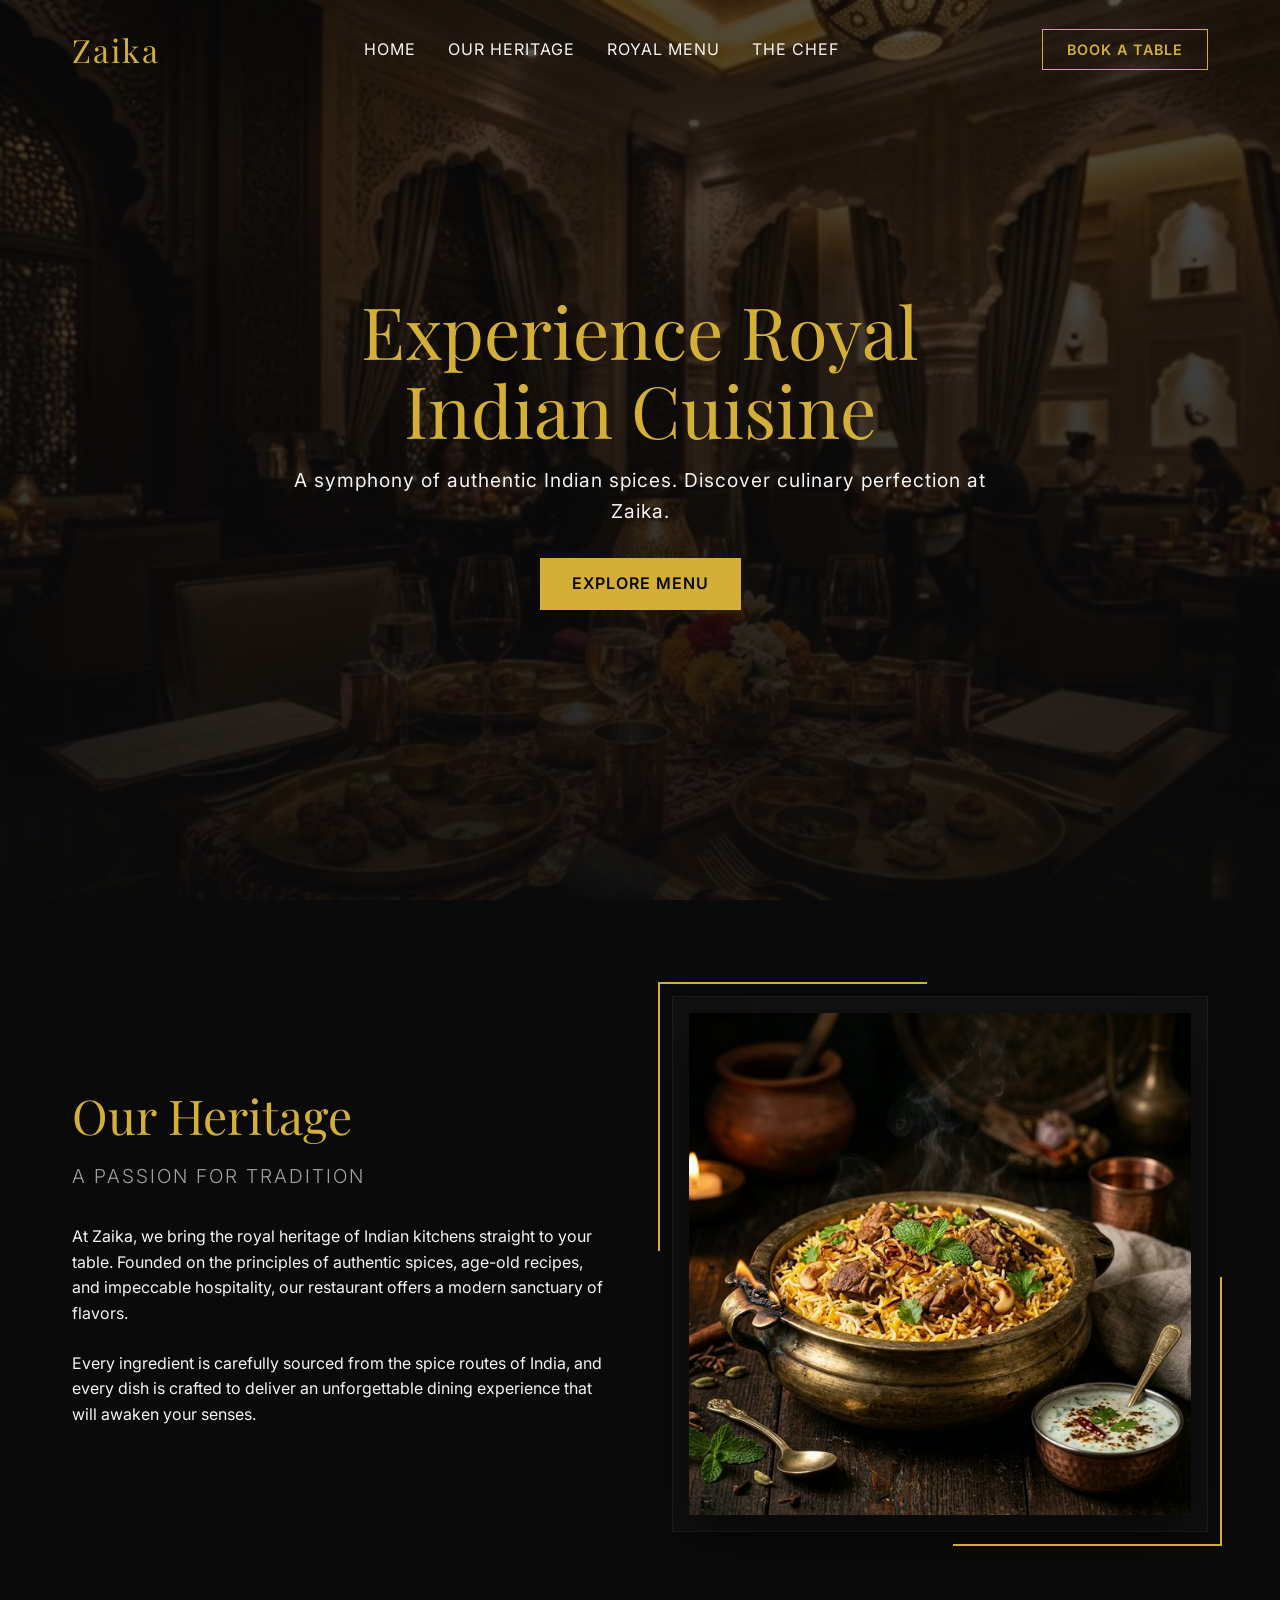
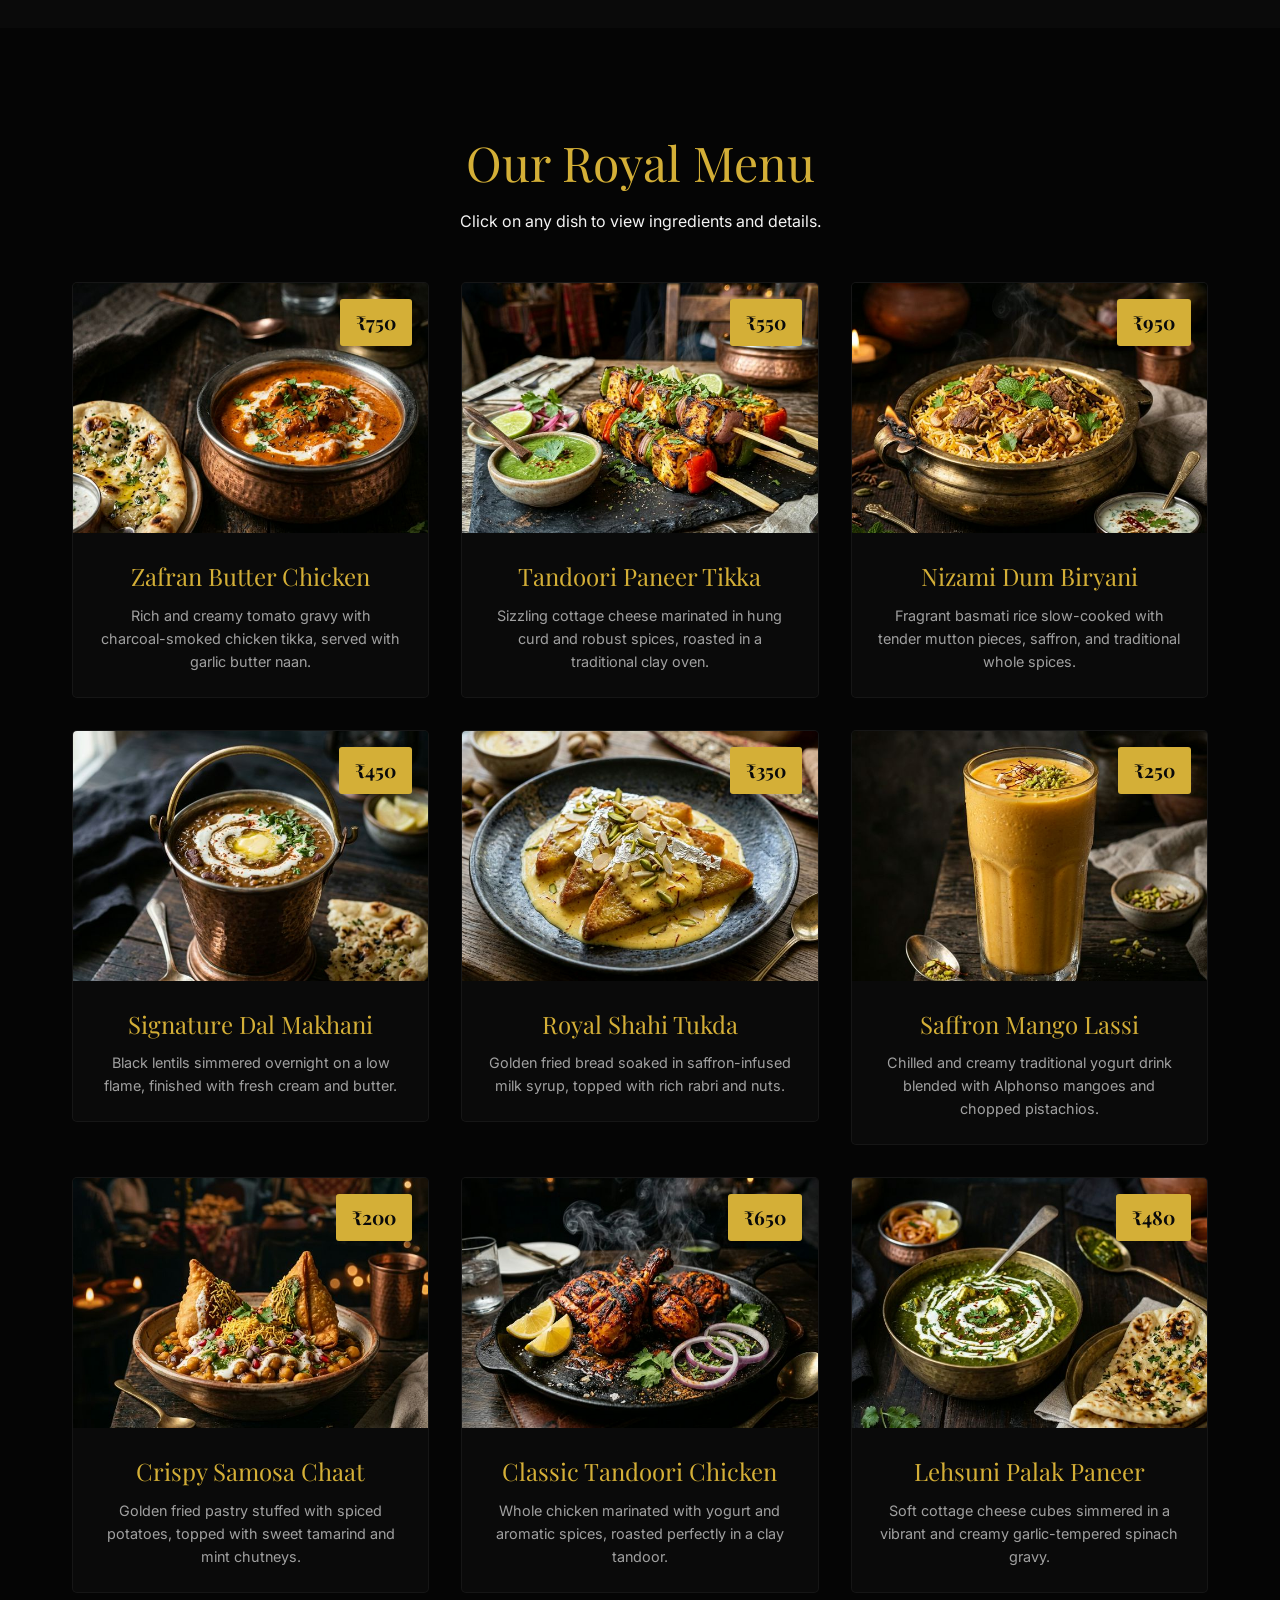
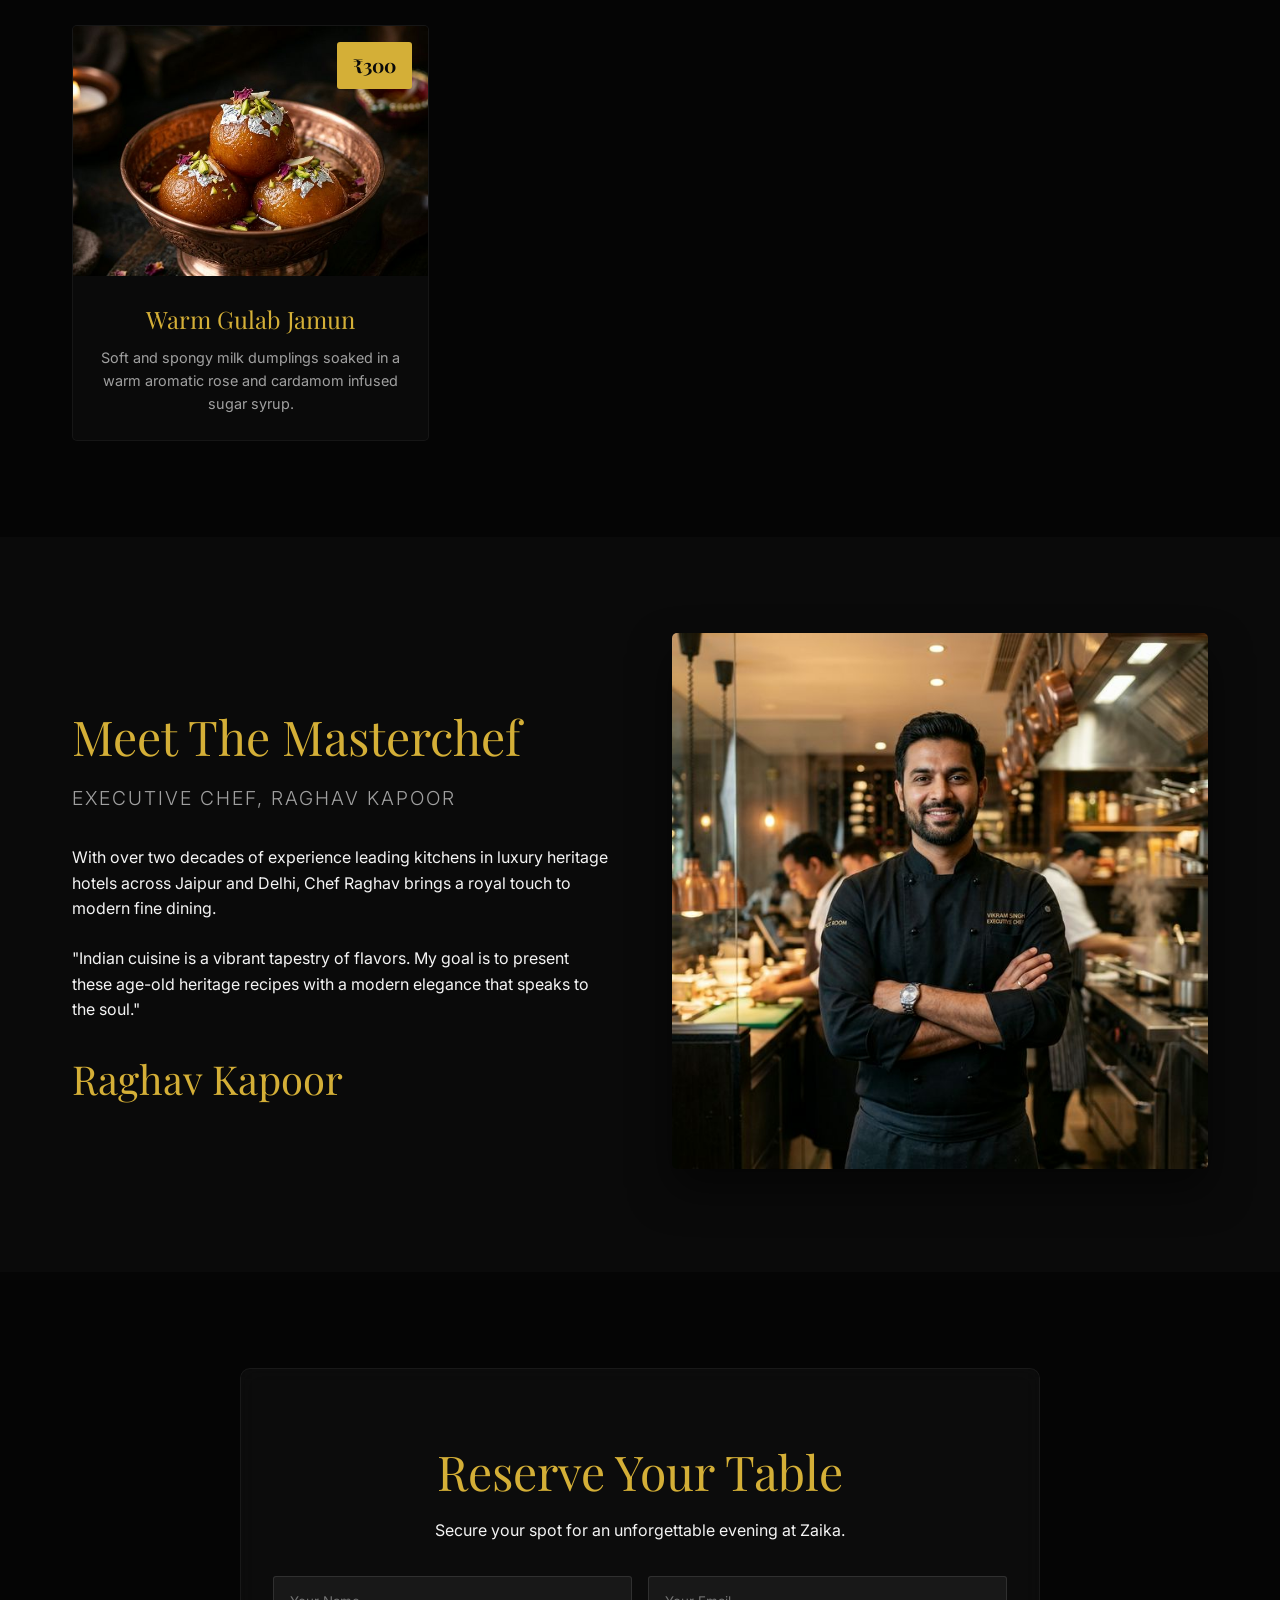
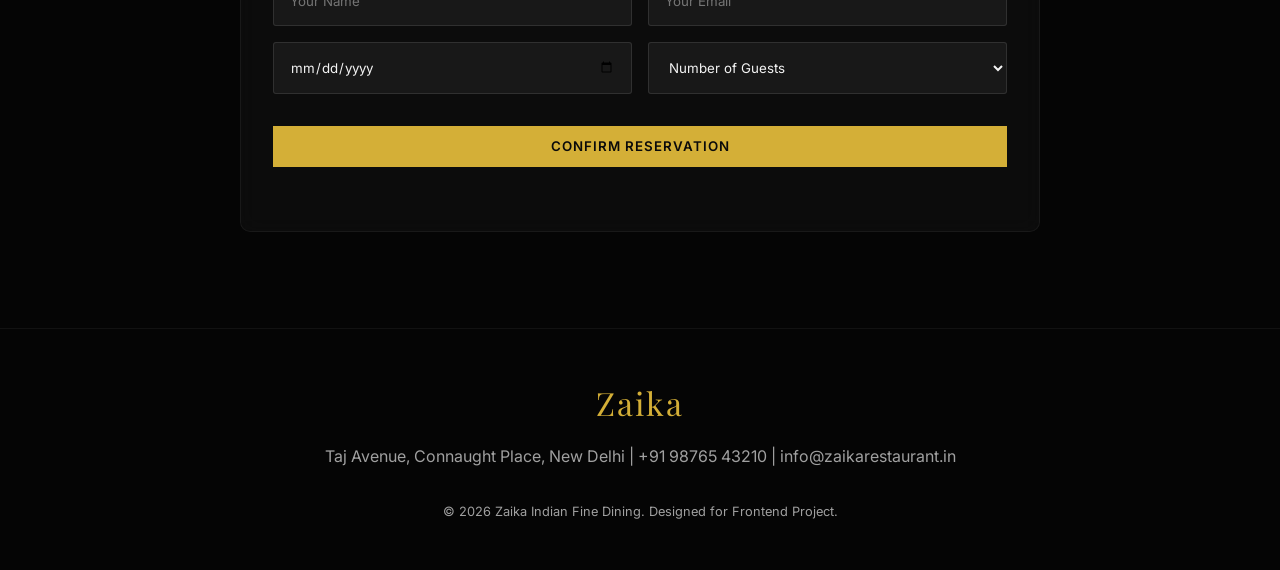
<file: index.html>
<!DOCTYPE html>
<html lang="en">
<head>
    <meta charset="UTF-8">
    <meta name="viewport" content="width=device-width, initial-scale=1.0">
    <title>Zaika | Premium Indian Fine Dining</title>
    <!-- Google Fonts -->
    <link rel="preconnect" href="https://fonts.googleapis.com">
    <link rel="preconnect" href="https://fonts.gstatic.com" crossorigin>
    <link href="https://fonts.googleapis.com/css2?family=Inter:wght@300;400;600&family=Playfair+Display:ital,wght@0,400;0,600;0,700;1,400&display=swap" rel="stylesheet">
    <!-- CSS Link -->
    <link rel="stylesheet" href="css/style.css">
</head>
<style>
/* Adjust hero section to use new Indian background image properly */
.hero {
    background: linear-gradient(rgba(10, 10, 10, 0.7), rgba(10, 10, 10, 0.9)), url('assets/hero_bg_indian.png') center/cover no-repeat;
}
.menu-grid a {
    text-decoration: none;
    color: inherit;
    display: block;
}
</style>
<body>

    <!-- Navigation -->
    <nav class="navbar" id="navbar">
        <div class="nav-container">
            <a href="#home" class="logo">Zaika</a>
            <ul class="nav-menu" id="nav-menu">
                <li><a href="#home" class="nav-link">Home</a></li>
                <li><a href="#about" class="nav-link">Our Heritage</a></li>
                <li><a href="#menu" class="nav-link">Royal Menu</a></li>
                <li><a href="#chef" class="nav-link">The Chef</a></li>
            </ul>
            <a href="#reservation" class="btn btn-nav">Book a Table</a>
            <div class="hamburger" id="hamburger">
                <span class="bar"></span>
                <span class="bar"></span>
                <span class="bar"></span>
            </div>
        </div>
    </nav>

    <!-- Hero Section -->
    <section class="hero" id="home">
        <div class="hero-content reveal">
            <h1 class="hero-title">Experience Royal Indian Cuisine</h1>
            <p class="hero-subtitle">A symphony of authentic Indian spices. Discover culinary perfection at Zaika.</p>
            <a href="#menu" class="btn btn-primary">Explore Menu</a>
        </div>
    </section>

    <!-- About Section -->
    <section class="about section" id="about">
        <div class="container about-container reveal-up">
            <div class="about-text">
                <h2 class="section-title">Our Heritage</h2>
                <h3 class="section-subtitle">A Passion for Tradition</h3>
                <p>At Zaika, we bring the royal heritage of Indian kitchens straight to your table. Founded on the principles of authentic spices, age-old recipes, and impeccable hospitality, our restaurant offers a modern sanctuary of flavors.</p>
                <p>Every ingredient is carefully sourced from the spice routes of India, and every dish is crafted to deliver an unforgettable dining experience that will awaken your senses.</p>
            </div>
            <div class="about-image-wrapper">
                <div class="about-image glass-panel">
                    <img src="assets/menu_biryani.png" alt="Royal Dum Biryani">
                </div>
            </div>
        </div>
    </section>

    <!-- Menu Section -->
    <section class="menu section dark-bg" id="menu">
        <div class="container">
            <div class="section-header reveal-up">
                <h2 class="section-title text-center">Our Royal Menu</h2>
                <p class="section-subtitle text-center">Click on any dish to view ingredients and details.</p>
            </div>
            
            <div class="menu-grid">
                <!-- Item 1 -->
                <a href="menu-item.html?id=butter-chicken" style="transition-delay: 0.1s;" class="reveal-up">
                    <div class="menu-card">
                        <div class="menu-img-container">
                            <img src="assets/menu_butter_chicken.png" alt="Authentic Butter Chicken">
                            <div class="price">₹750</div>
                        </div>
                        <div class="menu-info">
                            <h3>Zafran Butter Chicken</h3>
                            <p>Rich and creamy tomato gravy with charcoal-smoked chicken tikka, served with garlic butter naan.</p>
                        </div>
                    </div>
                </a>

                <!-- Item 2 -->
                <a href="menu-item.html?id=paneer-tikka" style="transition-delay: 0.2s;" class="reveal-up">
                    <div class="menu-card">
                        <div class="menu-img-container">
                            <img src="assets/menu_paneer_tikka.png" alt="Paneer Tikka">
                            <div class="price">₹550</div>
                        </div>
                        <div class="menu-info">
                            <h3>Tandoori Paneer Tikka</h3>
                            <p>Sizzling cottage cheese marinated in hung curd and robust spices, roasted in a traditional clay oven.</p>
                        </div>
                    </div>
                </a>

                <!-- Item 3 -->
                <a href="menu-item.html?id=biryani" style="transition-delay: 0.3s;" class="reveal-up">
                    <div class="menu-card">
                        <div class="menu-img-container">
                            <img src="assets/menu_biryani.png" alt="Mutton Dum Biryani">
                            <div class="price">₹950</div>
                        </div>
                        <div class="menu-info">
                            <h3>Nizami Dum Biryani</h3>
                            <p>Fragrant basmati rice slow-cooked with tender mutton pieces, saffron, and traditional whole spices.</p>
                        </div>
                    </div>
                </a>

                <!-- Item 4 -->
                <a href="menu-item.html?id=dal-makhani" style="transition-delay: 0.4s;" class="reveal-up">
                    <div class="menu-card">
                        <div class="menu-img-container">
                            <img src="assets/menu_dal_makhani.png" alt="Dal Makhani">
                            <div class="price">₹450</div>
                        </div>
                        <div class="menu-info">
                            <h3>Signature Dal Makhani</h3>
                            <p>Black lentils simmered overnight on a low flame, finished with fresh cream and butter.</p>
                        </div>
                    </div>
                </a>

                <!-- Item 5 -->
                <a href="menu-item.html?id=shahi-tukda" style="transition-delay: 0.5s;" class="reveal-up">
                    <div class="menu-card">
                        <div class="menu-img-container">
                            <img src="assets/menu_shahi_tukda.png" alt="Shahi Tukda">
                            <div class="price">₹350</div>
                        </div>
                        <div class="menu-info">
                            <h3>Royal Shahi Tukda</h3>
                            <p>Golden fried bread soaked in saffron-infused milk syrup, topped with rich rabri and nuts.</p>
                        </div>
                    </div>
                </a>

                <!-- Item 6 -->
                <a href="menu-item.html?id=mango-lassi" style="transition-delay: 0.6s;" class="reveal-up">
                    <div class="menu-card">
                        <div class="menu-img-container">
                            <img src="assets/menu_lassi.png" alt="Mango Lassi">
                            <div class="price">₹250</div>
                        </div>
                        <div class="menu-info">
                            <h3>Saffron Mango Lassi</h3>
                            <p>Chilled and creamy traditional yogurt drink blended with Alphonso mangoes and chopped pistachios.</p>
                        </div>
                    </div>
                </a>

                <!-- Item 7 -->
                <a href="menu-item.html?id=samosa" style="transition-delay: 0.1s;" class="reveal-up">
                    <div class="menu-card">
                        <div class="menu-img-container">
                            <img src="assets/menu_samosa.png" alt="Samosa Chaat">
                            <div class="price">₹200</div>
                        </div>
                        <div class="menu-info">
                            <h3>Crispy Samosa Chaat</h3>
                            <p>Golden fried pastry stuffed with spiced potatoes, topped with sweet tamarind and mint chutneys.</p>
                        </div>
                    </div>
                </a>

                <!-- Item 8 -->
                <a href="menu-item.html?id=tandoori-chicken" style="transition-delay: 0.2s;" class="reveal-up">
                    <div class="menu-card">
                        <div class="menu-img-container">
                            <img src="assets/menu_tandoori_chicken.png" alt="Tandoori Chicken">
                            <div class="price">₹650</div>
                        </div>
                        <div class="menu-info">
                            <h3>Classic Tandoori Chicken</h3>
                            <p>Whole chicken marinated with yogurt and aromatic spices, roasted perfectly in a clay tandoor.</p>
                        </div>
                    </div>
                </a>

                <!-- Item 9 -->
                <a href="menu-item.html?id=palak-paneer" style="transition-delay: 0.3s;" class="reveal-up">
                    <div class="menu-card">
                        <div class="menu-img-container">
                            <img src="assets/menu_palak_paneer.png" alt="Palak Paneer">
                            <div class="price">₹480</div>
                        </div>
                        <div class="menu-info">
                            <h3>Lehsuni Palak Paneer</h3>
                            <p>Soft cottage cheese cubes simmered in a vibrant and creamy garlic-tempered spinach gravy.</p>
                        </div>
                    </div>
                </a>

                <!-- Item 10 -->
                <a href="menu-item.html?id=gulab-jamun" style="transition-delay: 0.4s;" class="reveal-up">
                    <div class="menu-card">
                        <div class="menu-img-container">
                            <img src="assets/menu_gulab_jamun.png" alt="Gulab Jamun">
                            <div class="price">₹300</div>
                        </div>
                        <div class="menu-info">
                            <h3>Warm Gulab Jamun</h3>
                            <p>Soft and spongy milk dumplings soaked in a warm aromatic rose and cardamom infused sugar syrup.</p>
                        </div>
                    </div>
                </a>

            </div>
        </div>
    </section>

    <!-- Chef Section -->
    <section class="chef section" id="chef">
        <div class="container chef-container reveal-up">
            <div class="chef-image-wrapper">
                <div class="chef-image">
                    <img src="assets/chef_indian.png" alt="Executive Chef">
                </div>
            </div>
            <div class="chef-text">
                <h2 class="section-title">Meet The Masterchef</h2>
                <h3 class="section-subtitle">Executive Chef, Raghav Kapoor</h3>
                <p>With over two decades of experience leading kitchens in luxury heritage hotels across Jaipur and Delhi, Chef Raghav brings a royal touch to modern fine dining.</p>
                <p>"Indian cuisine is a vibrant tapestry of flavors. My goal is to present these age-old heritage recipes with a modern elegance that speaks to the soul."</p>
                <div class="signature">Raghav Kapoor</div>
            </div>
        </div>
    </section>

    <!-- Reservation Section -->
    <section class="reservation section dark-bg" id="reservation">
        <div class="container reservation-container reveal-zoom">
            <div class="reservation-box glass-panel text-center">
                <h2 class="section-title">Reserve Your Table</h2>
                <p class="section-subtitle">Secure your spot for an unforgettable evening at Zaika.</p>
                <form class="reservation-form" id="resForm">
                    <div class="form-row">
                        <input type="text" placeholder="Your Name" required>
                        <input type="email" placeholder="Your Email" required>
                    </div>
                    <div class="form-row">
                        <input type="date" required>
                        <select required>
                            <option value="" disabled selected>Number of Guests</option>
                            <option value="1">1 Person</option>
                            <option value="2">2 People</option>
                            <option value="3">3 People</option>
                            <option value="4">4 People</option>
                            <option value="5+">5+ People</option>
                        </select>
                    </div>
                    <button type="submit" class="btn btn-primary btn-full">Confirm Reservation</button>
                    <div id="form-message" class="hidden">Thank you! Your reservation request has been received.</div>
                </form>
            </div>
        </div>
    </section>

    <!-- Footer -->
    <footer class="footer">
        <div class="container footer-container text-center">
            <h2 class="logo">Zaika</h2>
            <p>Taj Avenue, Connaught Place, New Delhi | +91 98765 43210 | info@zaikarestaurant.in</p>
            <div class="footer-bottom">
                &copy; 2026 Zaika Indian Fine Dining. Designed for Frontend Project.
            </div>
        </div>
    </footer>

    <!-- JS Link -->
    <script src="js/script.js"></script>
</body>
</html>
</file>
<file: css/style.css>
/* --- CSS Reset & Variables --- */
:root {
    --primary-color: #d4af37; /* Gold */
    --primary-hover: #b5952f;
    --bg-dark: #0a0a0a;
    --bg-darker: #050505;
    --text-light: #f4f4f4;
    --text-muted: #a0a0a0;
    
    --font-heading: 'Playfair Display', serif;
    --font-body: 'Inter', sans-serif;
    
    --transition: all 0.4s ease-in-out;
}

* {
    margin: 0;
    padding: 0;
    box-sizing: border-box;
}

html {
    scroll-behavior: smooth;
}

body {
    font-family: var(--font-body);
    background-color: var(--bg-dark);
    color: var(--text-light);
    line-height: 1.6;
    overflow-x: hidden;
}

/* --- Typography --- */
h1, h2, h3, .logo {
    font-family: var(--font-heading);
    font-weight: 400;
}

.text-center { text-align: center; }

h2.section-title {
    font-size: 3rem;
    color: var(--primary-color);
    margin-bottom: 0.5rem;
}

h3.section-subtitle {
    font-size: 1.2rem;
    color: var(--text-muted);
    margin-bottom: 2rem;
    font-family: var(--font-body);
    font-weight: 300;
    letter-spacing: 2px;
    text-transform: uppercase;
}

p { margin-bottom: 1.5rem; }

/* --- Layout Utilities --- */
.container {
    max-width: 1200px;
    margin: 0 auto;
    padding: 0 2rem;
}

.section { padding: 6rem 0; }
.dark-bg { background-color: var(--bg-darker); }

/* --- Buttons --- */
.btn {
    display: inline-block;
    padding: 0.8rem 2rem;
    border: none;
    cursor: pointer;
    font-family: var(--font-body);
    font-weight: 600;
    text-transform: uppercase;
    letter-spacing: 1px;
    transition: var(--transition);
    text-decoration: none;
}

.btn-primary {
    background-color: var(--primary-color);
    color: var(--bg-dark);
}

.btn-primary:hover {
    background-color: var(--primary-hover);
    transform: translateY(-3px);
    box-shadow: 0 10px 20px rgba(212, 175, 55, 0.2);
}

.btn-nav {
    background: transparent;
    border: 1px solid var(--primary-color);
    color: var(--primary-color);
    padding: 0.5rem 1.5rem;
    font-size: 0.9rem;
}

.btn-nav:hover {
    background: var(--primary-color);
    color: var(--bg-dark);
}

.btn-full { width: 100%; margin-top: 1rem; }

/* --- Glassmorphism --- */
.glass-panel {
    background: rgba(255, 255, 255, 0.03);
    backdrop-filter: blur(10px);
    -webkit-backdrop-filter: blur(10px);
    border: 1px solid rgba(255, 255, 255, 0.05);
}

/* --- Navigation --- */
.navbar {
    position: fixed;
    top: 0;
    width: 100%;
    z-index: 1000;
    transition: var(--transition);
    padding: 1.5rem 0;
}

.navbar.scrolled {
    background: rgba(10, 10, 10, 0.9);
    backdrop-filter: blur(10px);
    padding: 1rem 0;
    box-shadow: 0 4px 30px rgba(0, 0, 0, 0.5);
}

.nav-container {
    display: flex;
    justify-content: space-between;
    align-items: center;
    max-width: 1200px;
    margin: 0 auto;
    padding: 0 2rem;
}

.logo {
    font-size: 2rem;
    color: var(--primary-color);
    text-decoration: none;
    letter-spacing: 2px;
}

.nav-menu {
    display: flex;
    list-style: none;
    gap: 2rem;
}

.nav-link {
    color: var(--text-light);
    text-decoration: none;
    font-size: 1rem;
    text-transform: uppercase;
    letter-spacing: 1px;
    transition: color 0.3s;
    position: relative;
}

.nav-link::after {
    content: '';
    position: absolute;
    bottom: -5px;
    left: 0;
    width: 0%;
    height: 1px;
    background-color: var(--primary-color);
    transition: width 0.3s;
}

.nav-link:hover { color: var(--primary-color); }
.nav-link:hover::after { width: 100%; }

.hamburger {
    display: none;
    cursor: pointer;
}

.hamburger .bar {
    display: block;
    width: 25px;
    height: 3px;
    margin: 5px auto;
    -webkit-transition: all 0.3s ease-in-out;
    transition: all 0.3s ease-in-out;
    background-color: var(--text-light);
}

/* --- Hero Section --- */
.hero {
    height: 100vh;
    background: linear-gradient(rgba(10, 10, 10, 0.6), rgba(10, 10, 10, 0.8)), url('../assets/hero_bg.png') center/cover no-repeat;
    display: flex;
    align-items: center;
    justify-content: center;
    text-align: center;
    position: relative;
}

.hero-content {
    max-width: 800px;
    padding: 2rem;
}

.hero-title {
    font-size: 4.5rem;
    color: var(--primary-color);
    margin-bottom: 1rem;
    line-height: 1.1;
}

.hero-subtitle {
    font-size: 1.2rem;
    letter-spacing: 1px;
    margin-bottom: 2rem;
}

/* --- About Section --- */
.about-container {
    display: flex;
    align-items: center;
    gap: 4rem;
}

.about-text, .about-image-wrapper { flex: 1; }

.about-image {
    padding: 1rem;
    position: relative;
}

.about-image::before {
    content: '';
    position: absolute;
    top: -15px;
    left: -15px;
    width: 50%;
    height: 50%;
    border-top: 2px solid var(--primary-color);
    border-left: 2px solid var(--primary-color);
}
.about-image::after {
    content: '';
    position: absolute;
    bottom: -15px;
    right: -15px;
    width: 50%;
    height: 50%;
    border-bottom: 2px solid var(--primary-color);
    border-right: 2px solid var(--primary-color);
}

.about-image img {
    width: 100%;
    display: block;
    box-shadow: 0 20px 40px rgba(0,0,0,0.5);
}

/* --- Menu Section --- */
.menu-grid {
    display: grid;
    grid-template-columns: repeat(auto-fit, minmax(300px, 1fr));
    gap: 2rem;
    margin-top: 3rem;
}

.menu-card {
    background: var(--bg-dark);
    border-radius: 5px;
    overflow: hidden;
    transition: var(--transition);
    border: 1px solid rgba(255,255,255,0.05);
}

.menu-card:hover {
    transform: translateY(-10px);
    box-shadow: 0 15px 30px rgba(0,0,0,0.4);
    border-color: rgba(212, 175, 55, 0.3);
}

.menu-img-container {
    position: relative;
    height: 250px;
    overflow: hidden;
}

.menu-img-container img {
    width: 100%;
    height: 100%;
    object-fit: cover;
    transition: transform 0.8s ease;
}

.menu-card:hover .menu-img-container img { transform: scale(1.1); }

.price {
    position: absolute;
    top: 1rem;
    right: 1rem;
    background: var(--primary-color);
    color: var(--bg-dark);
    padding: 0.5rem 1rem;
    font-weight: bold;
    font-family: var(--font-heading);
    font-size: 1.2rem;
    border-radius: 3px;
}

.menu-info { padding: 1.5rem; text-align: center; }
.menu-info h3 { color: var(--primary-color); margin-bottom: 0.5rem; font-size: 1.5rem; }
.menu-info p { color: var(--text-muted); font-size: 0.9rem; margin: 0; }

/* --- Chef Section --- */
.chef-container {
    display: flex;
    align-items: center;
    gap: 4rem;
    flex-direction: row-reverse;
}

.chef-text, .chef-image-wrapper { flex: 1; }
.chef-image img { width: 100%; border-radius: 5px; box-shadow: 0 20px 40px rgba(0,0,0,0.5); }
.signature { font-family: 'Brush Script MT', cursive, var(--font-heading); font-size: 2.5rem; color: var(--primary-color); margin-top: 1rem; }

/* --- Reservation Section --- */
.reservation-box { padding: 4rem 2rem; border-radius: 10px; max-width: 800px; margin: 0 auto; }
.reservation-form { display: flex; flex-direction: column; gap: 1rem; margin-top: 2rem; }
.form-row { display: flex; gap: 1rem; }
.form-row input, .form-row select {
    flex: 1;
    padding: 1rem;
    background: rgba(255,255,255,0.05);
    border: 1px solid rgba(255,255,255,0.1);
    color: var(--text-light);
    font-family: var(--font-body);
    border-radius: 3px;
    outline: none;
    transition: var(--transition);
}
.form-row input:focus, .form-row select:focus { border-color: var(--primary-color); background: rgba(255,255,255,0.1); }
.form-row select option { background: var(--bg-darker); color: var(--text-light); }
.hidden { display: none; margin-top: 1rem; color: var(--primary-color); }

/* --- Footer --- */
.footer { background: var(--bg-darker); padding: 3rem 0; border-top: 1px solid rgba(255,255,255,0.05); }
.footer p { margin: 1rem 0; color: var(--text-muted); }
.footer-bottom { margin-top: 2rem; font-size: 0.8rem; color: var(--text-muted); }

/* --- Scroll Animations --- */
.reveal, .reveal-up, .reveal-zoom {
    opacity: 0;
    visibility: hidden;
    transition: all 1s ease-out;
}

.reveal { transform: translateY(0); }
.reveal-up { transform: translateY(50px); }
.reveal-zoom { transform: scale(0.9); }

.reveal.active, .reveal-up.active, .reveal-zoom.active {
    opacity: 1;
    visibility: visible;
    transform: translateY(0) scale(1);
}

/* --- Media Queries --- */
@media (max-width: 900px) {
    .about-container, .chef-container { flex-direction: column; text-align: center; }
    .about-image::before, .about-image::after { display: none; }
    .form-row { flex-direction: column; }
    .hero-title { font-size: 3rem; }
}

@media (max-width: 768px) {
    .hamburger { display: block; }
    .nav-menu {
        position: fixed;
        left: -100%;
        top: 70px;
        flex-direction: column;
        background-color: rgba(10, 10, 10, 0.95);
        backdrop-filter: blur(10px);
        width: 100%;
        text-align: center;
        transition: 0.4s;
        box-shadow: 0 10px 27px rgba(0, 0, 0, 0.5);
        padding: 2rem 0;
        gap: 1.5rem;
    }
    .nav-menu.active { left: 0; }
    .btn-nav { display: none; }
}
</file>
